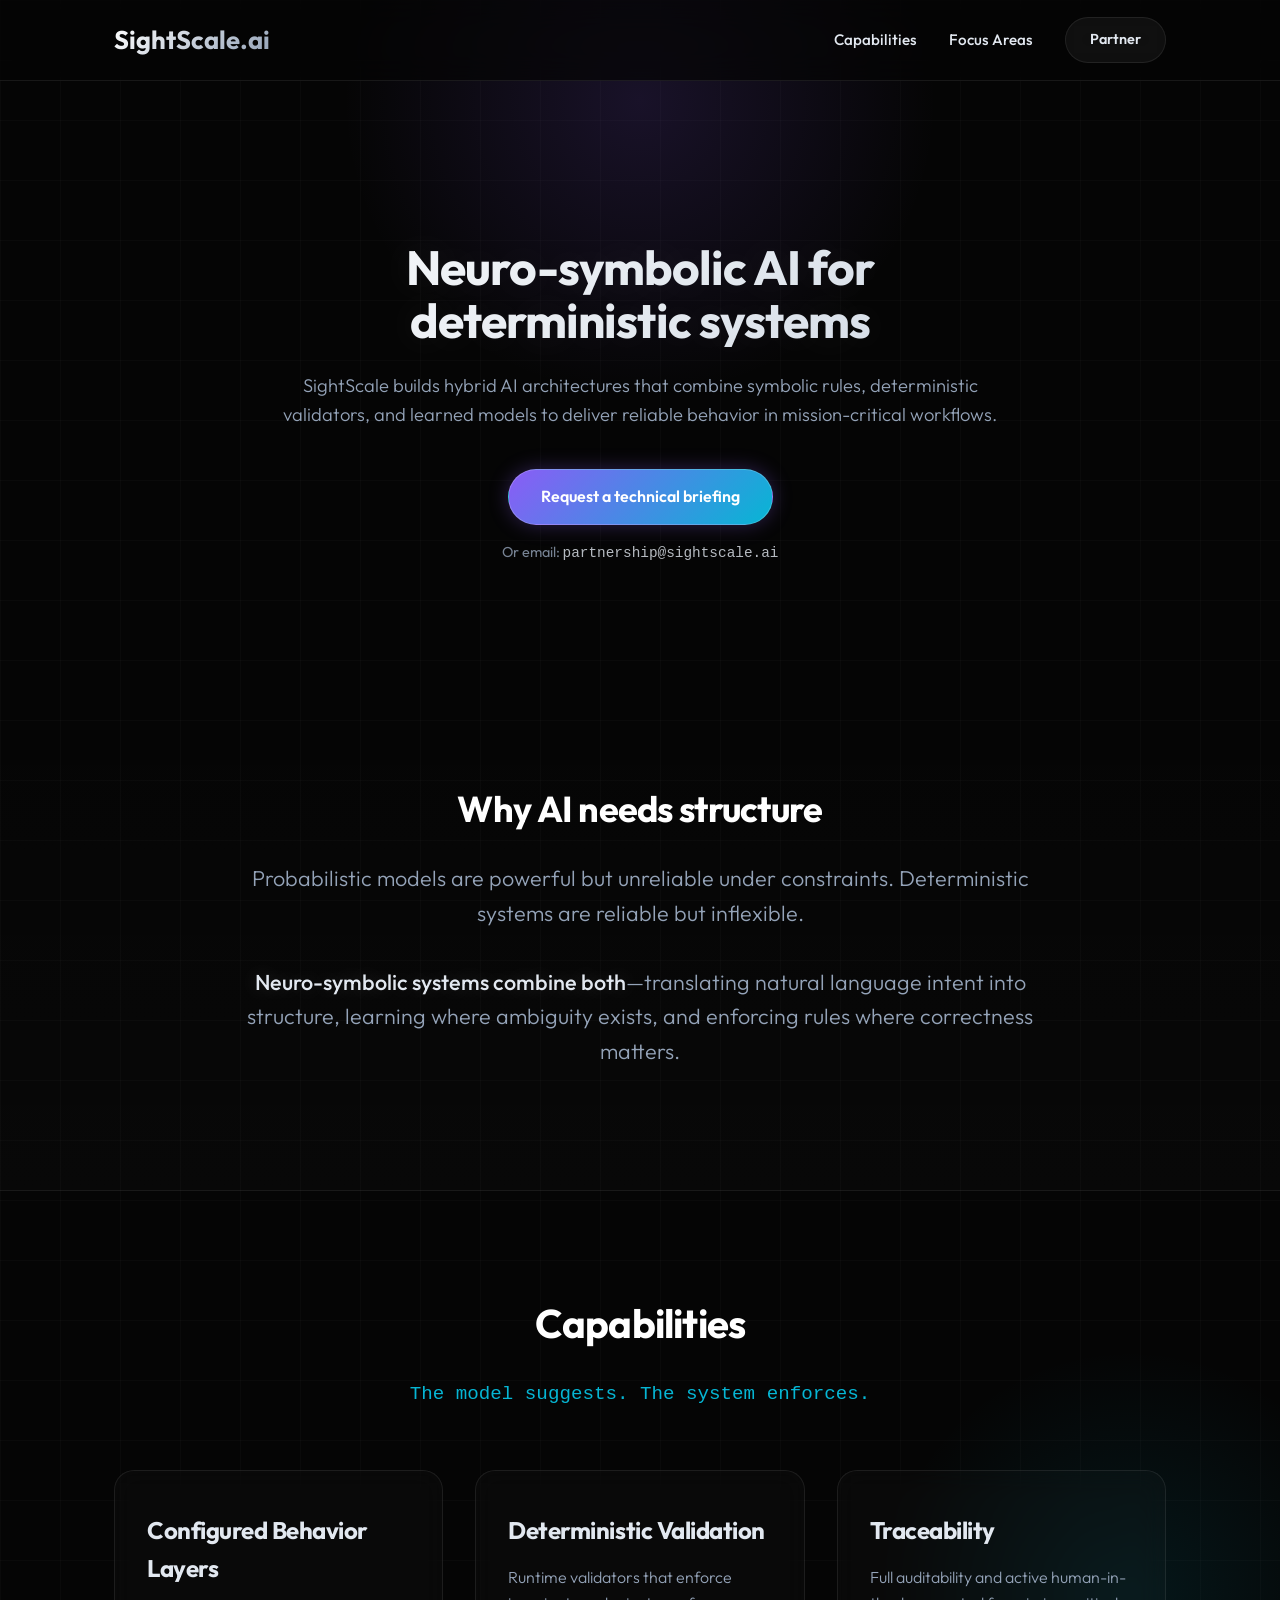
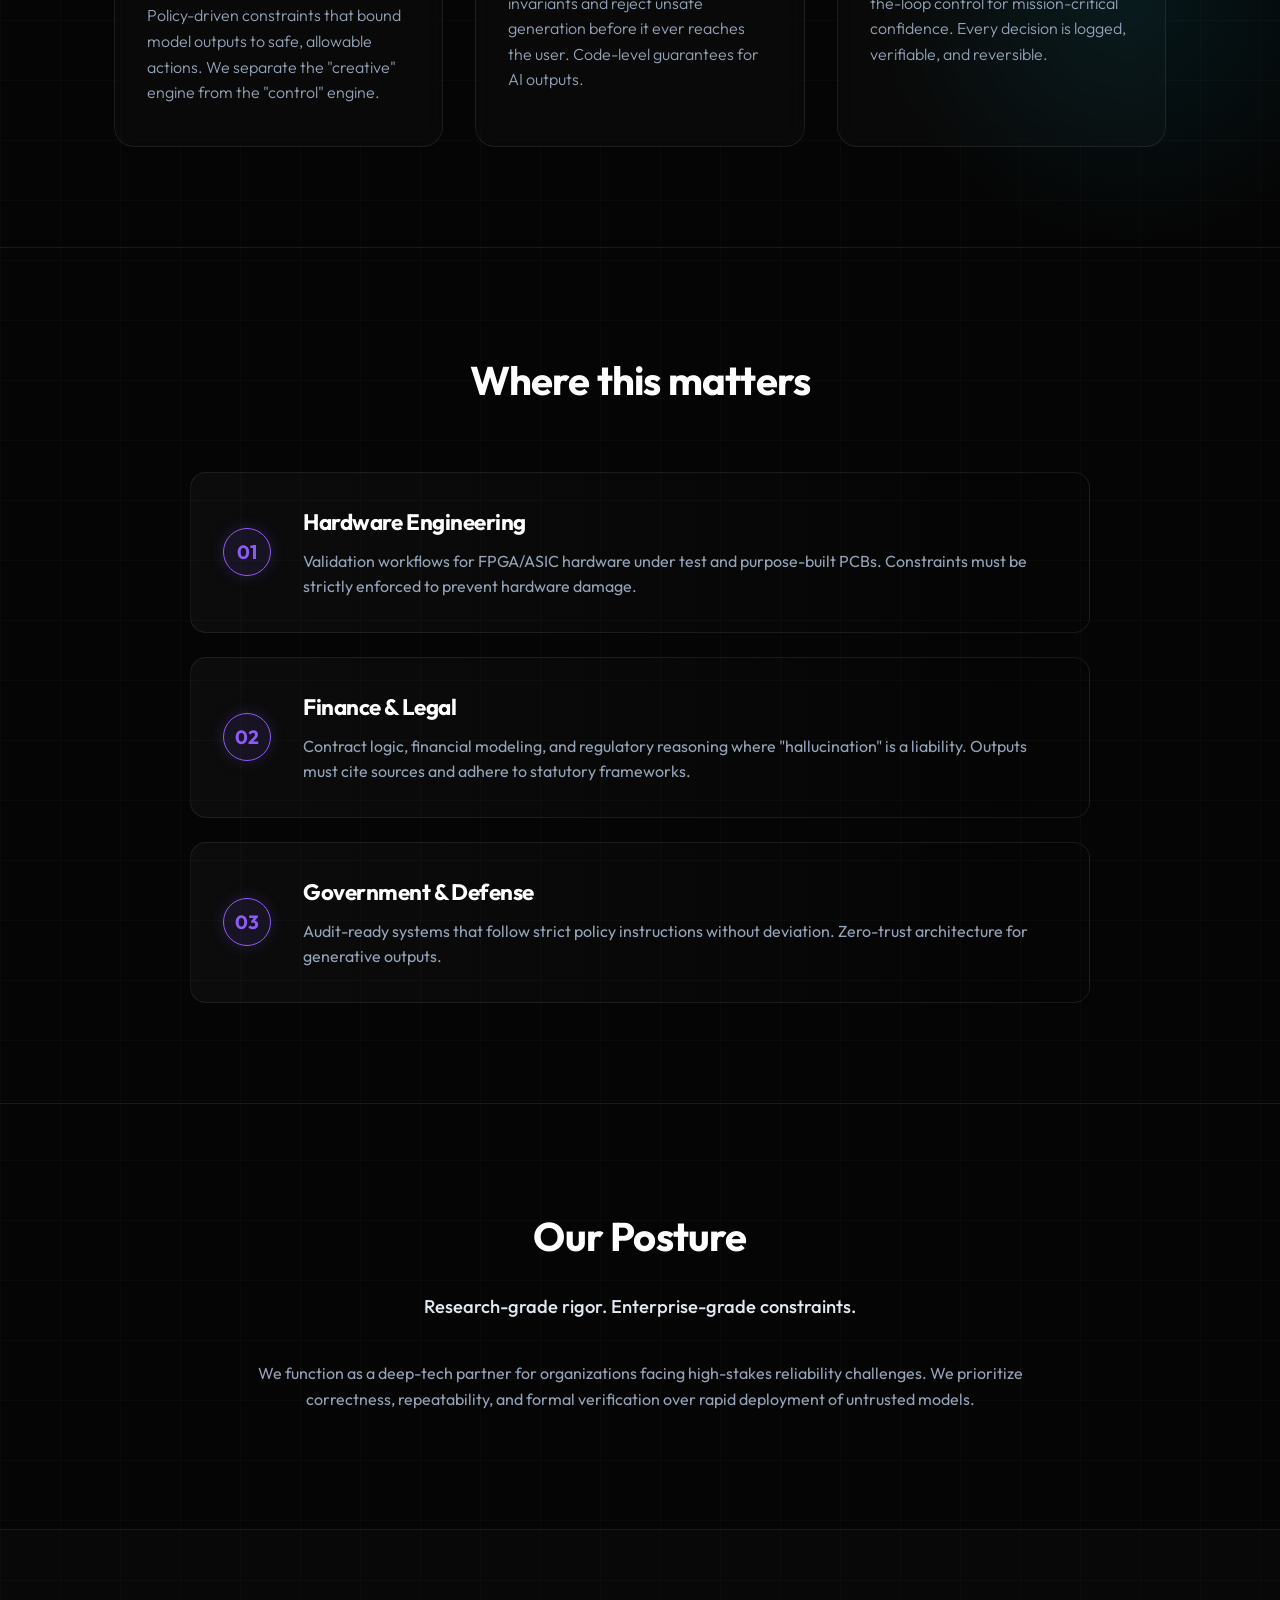
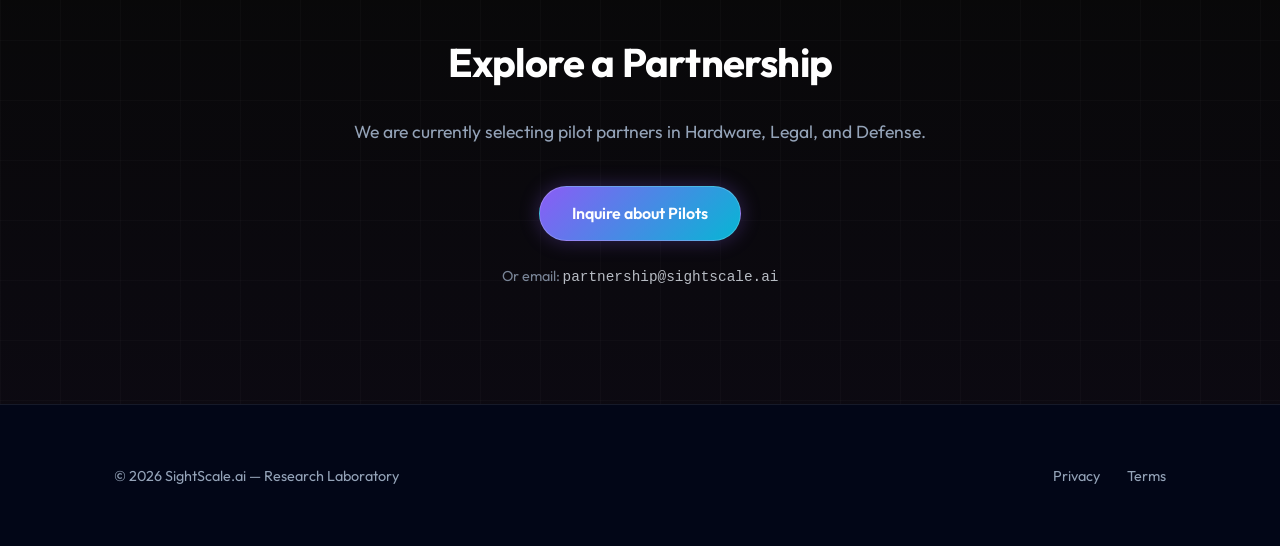
<file: index.html>
<!doctype html>
<html lang="en">

<head>
  <meta charset="utf-8" />
  <meta name="viewport" content="width=device-width, initial-scale=1" />

  <title>SightScale.ai — Neuro-symbolic AI for Deterministic Systems</title>
  <meta name="description"
    content="SightScale builds hybrid AI architectures that combine symbolic rules, deterministic validators, and learned models to deliver reliable behavior in mission-critical workflows." />
  <link rel="canonical" href="https://www.sightscale.ai/">

  <!-- Social preview -->
  <meta property="og:site_name" content="SightScale.ai" />
  <meta property="og:title" content="SightScale.ai — Neuro-symbolic AI for Deterministic Systems" />
  <meta property="og:description"
    content="SightScale builds hybrid AI architectures that combine symbolic rules, deterministic validators, and learned models to deliver reliable behavior in mission-critical workflows." />
  <meta property="og:type" content="website" />
  <meta property="og:url" content="https://www.sightscale.ai/" />
  <meta property="og:image" content="https://www.sightscale.ai/og.jpg" />
  <meta name="twitter:card" content="summary_large_image" />
  <meta name="twitter:title" content="SightScale.ai — Neuro-symbolic AI for Deterministic Systems" />
  <meta name="twitter:description"
    content="SightScale builds hybrid AI architectures that combine symbolic rules, deterministic validators, and learned models to deliver reliable behavior in mission-critical workflows." />
  <meta name="twitter:image" content="https://www.sightscale.ai/og.jpg" />
  <meta name="theme-color" content="#050505" />

  <link rel="icon" href="favicon.ico" sizes="any">
  <link rel="apple-touch-icon" href="apple-touch-icon.png" />

  <!-- Font: Outfit (Premium Tech Feel) -->
  <link rel="preconnect" href="https://fonts.googleapis.com">
  <link rel="preconnect" href="https://fonts.gstatic.com" crossorigin>
  <link href="https://fonts.googleapis.com/css2?family=Outfit:wght@300;400;500;600;700&display=swap" rel="stylesheet">

  <style>
    :root {
      /* Palette: Deep Neural Space */
      --bg: #050505;
      --bg-glass: rgba(5, 5, 5, 0.8);
      --text: #e2e8f0;
      --text-muted: #94a3b8;

      /* Brand Colors: Cyan & Violet (Neuro-symbolic) */
      --primary: #8b5cf6;
      /* Violet */
      --primary-glow: rgba(139, 92, 246, 0.5);
      --secondary: #06b6d4;
      /* Cyan */
      --secondary-glow: rgba(6, 182, 212, 0.5);

      /* UI Tokens */
      --border: rgba(255, 255, 255, 0.08);
      --border-hover: rgba(255, 255, 255, 0.2);
      --card-bg: rgba(255, 255, 255, 0.02);
      --card-hover: rgba(255, 255, 255, 0.04);
      --radius: 20px;
    }

    * {
      box-sizing: border-box;
      scroll-behavior: smooth;
    }

    body {
      margin: 0;
      padding: 0;
      background-color: var(--bg);
      background-image:
        linear-gradient(rgba(255, 255, 255, 0.02) 1px, transparent 1px),
        linear-gradient(90deg, rgba(255, 255, 255, 0.02) 1px, transparent 1px);
      background-size: 60px 60px;
      /* Technical Grid */
      color: var(--text);
      font-family: 'Outfit', sans-serif;
      line-height: 1.6;
      overflow-x: hidden;
      -webkit-font-smoothing: antialiased;
    }

    /* Gradients & Glows */
    .glow-spot {
      position: absolute;
      width: 600px;
      height: 600px;
      background: radial-gradient(circle, rgba(139, 92, 246, 0.15) 0%, transparent 70%);
      top: -200px;
      left: 50%;
      transform: translateX(-50%);
      z-index: -1;
      pointer-events: none;
    }

    .glow-spot-2 {
      position: absolute;
      width: 500px;
      height: 500px;
      background: radial-gradient(circle, rgba(6, 182, 212, 0.1) 0%, transparent 70%);
      bottom: 0;
      right: -100px;
      z-index: -1;
      pointer-events: none;
    }

    /* Typography */
    h1,
    h2,
    h3 {
      color: #fff;
      margin-top: 0;
      letter-spacing: -0.02em;
    }

    h1 {
      font-size: clamp(2rem, 4vw, 3rem);
      line-height: 1.1;
      margin-bottom: 24px;
      background: linear-gradient(135deg, #fff 0%, #cbd5e1 100%);
      -webkit-background-clip: text;
      background-clip: text;
      -webkit-text-fill-color: transparent;
      text-shadow: 0 0 40px rgba(255, 255, 255, 0.1);
    }

    h2 {
      font-size: 2.5rem;
      margin-bottom: 24px;
    }

    a {
      color: var(--text);
      text-decoration: none;
      transition: 0.3s ease;
    }

    a:hover {
      color: var(--secondary);
    }

    /* Layout */
    .container {
      max-width: 1100px;
      margin: 0 auto;
      padding: 0 24px;
      position: relative;
    }

    .section {
      padding: 100px 0;
      position: relative;
      border-bottom: 1px solid var(--border);
    }

    .section:last-child {
      border-bottom: none;
    }

    /* Header */
    .site-header {
      position: sticky;
      top: 0;
      z-index: 100;
      backdrop-filter: blur(16px);
      -webkit-backdrop-filter: blur(16px);
      background: rgba(5, 5, 5, 0.7);
      border-bottom: 1px solid var(--border);
    }

    .nav {
      display: flex;
      align-items: center;
      justify-content: space-between;
      height: 80px;
    }

    .logo img {
      height: 48px;
    }

    .logo-text {
      font-weight: 700;
      font-size: 1.6rem;
      background: linear-gradient(135deg, #fff, #94a3b8);
      -webkit-background-clip: text;
      background-clip: text;
      -webkit-text-fill-color: transparent;
    }

    .nav-links {
      display: flex;
      gap: 32px;
      align-items: center;
      font-weight: 500;
      font-size: 0.95rem;
    }

    @media (max-width: 768px) {
      .nav-links {
        display: none;
      }
    }

    /* Buttons */
    .btn {
      display: inline-flex;
      align-items: center;
      justify-content: center;
      padding: 14px 32px;
      font-weight: 600;
      border-radius: 99px;
      font-size: 1rem;
      transition: all 0.3s ease;
      cursor: pointer;
    }

    .btn-primary {
      background: linear-gradient(135deg, var(--primary), var(--secondary));
      color: #fff;
      box-shadow: 0 0 20px rgba(139, 92, 246, 0.3);
      border: 1px solid rgba(255, 255, 255, 0.2);
    }

    .btn-primary:hover {
      transform: translateY(-2px);
      box-shadow: 0 0 40px rgba(139, 92, 246, 0.5);
      filter: brightness(1.1);
    }

    .btn-secondary {
      background: rgba(255, 255, 255, 0.05);
      border: 1px solid var(--border);
      backdrop-filter: blur(10px);
    }

    .btn-secondary:hover {
      background: rgba(255, 255, 255, 0.1);
      border-color: var(--text);
    }

    /* Hero Section */
    .hero {
      padding: 160px 0 100px;
      text-align: center;
      position: relative;
      overflow: hidden;
    }

    .lead {
      font-size: clamp(1rem, 2vw, 1.15rem);
      color: var(--text-muted);
      max-width: 750px;
      margin: 0 auto 40px;
      font-weight: 300;
    }

    .subtext {
      font-family: 'Courier New', monospace;
      /* Monospace for the "Code" feel */
      color: var(--secondary);
      font-size: 0.9rem;
      opacity: 0.8;
      letter-spacing: 0.05em;
    }

    /* Cards */
    .grid-3 {
      display: grid;
      grid-template-columns: repeat(auto-fit, minmax(320px, 1fr));
      gap: 32px;
      margin-top: 60px;
    }

    .card {
      background: var(--card-bg);
      border: 1px solid var(--border);
      border-radius: var(--radius);
      padding: 40px 32px;
      transition: 0.4s ease;
      backdrop-filter: blur(12px);
      -webkit-backdrop-filter: blur(12px);
      position: relative;
      overflow: hidden;
    }

    .card::before {
      content: '';
      position: absolute;
      top: 0;
      left: 0;
      width: 100%;
      height: 100%;
      background: radial-gradient(800px circle at var(--mouse-x) var(--mouse-y), rgba(255, 255, 255, 0.06), transparent 40%);
      opacity: 0;
      transition: opacity 0.5s;
      pointer-events: none;
    }

    .card:hover::before {
      opacity: 1;
    }

    .card:hover {
      border-color: var(--secondary);
      box-shadow: 0 0 30px rgba(6, 182, 212, 0.1);
      transform: translateY(-5px);
    }

    .card h3 {
      font-size: 1.5rem;
      color: var(--text);
      margin-bottom: 16px;
    }

    .card p {
      color: var(--text-muted);
      margin: 0;
      font-weight: 300;
    }

    /* List Items (Use Cases) */
    .step-list {
      display: grid;
      gap: 24px;
      max-width: 900px;
      margin: 0 auto;
    }

    .step-item {
      display: flex;
      gap: 32px;
      background: linear-gradient(90deg, rgba(255, 255, 255, 0.03) 0%, transparent 100%);
      padding: 32px;
      border: 1px solid var(--border);
      border-radius: 16px;
      align-items: center;
      transition: 0.3s;
    }

    .step-item:hover {
      border-color: var(--primary);
      background: linear-gradient(90deg, rgba(139, 92, 246, 0.05) 0%, transparent 100%);
    }

    .step-num {
      flex-shrink: 0;
      width: 48px;
      height: 48px;
      border-radius: 50%;
      display: grid;
      place-items: center;
      font-weight: 700;
      font-size: 1.2rem;
      background: rgba(139, 92, 246, 0.1);
      color: var(--primary);
      border: 1px solid var(--primary);
      box-shadow: 0 0 15px rgba(139, 92, 246, 0.2);
    }

    /* Footer */
    footer {
      padding: 60px 0;
      background: #020617;
      border-top: 1px solid var(--border);
    }

    .foot-content {
      display: flex;
      justify-content: space-between;
      color: var(--text-muted);
      font-size: 0.9rem;
    }

    .foot-links a {
      color: var(--text-muted);
      margin-left: 24px;
    }

    .foot-links a:hover {
      color: #fff;
    }
  </style>

  <!-- Structured data -->
  <script type="application/ld+json">
  {
    "@context": "https://schema.org",
    "@type": "Organization",
    "name": "SightScale.ai",
    "url": "https://www.sightscale.ai/",
    "logo": "https://www.sightscale.ai/og.jpg",
    "sameAs": []
  }
  </script>
</head>

<body>
  <header class="site-header">
    <div class="container nav">
      <!-- Trying to use logo image if available, else text -->
      <a href="/" class="logo">
        <span class="logo-text">SightScale.ai</span>
      </a>
      <nav class="nav-links">
        <a href="#capabilities">Capabilities</a>
        <a href="#use-cases">Focus Areas</a>
        <a href="#contact" class="btn btn-secondary"
          style="padding: 10px 24px; font-size:0.9rem; border-radius:50px;">Partner</a>
      </nav>
    </div>
  </header>

  <main>
    <div class="glow-spot"></div>

    <!-- Hero Section -->
    <section class="hero">
      <div class="container">
        <h1>Neuro-symbolic AI for<br>deterministic systems</h1>
        <p class="lead">
          SightScale builds hybrid AI architectures that combine symbolic rules, deterministic validators, and learned
          models to deliver reliable behavior in mission-critical workflows.
        </p>
        <div style="display:flex; gap:16px; justify-content:center; margin-top:40px;">
          <a class="btn btn-primary"
            href="mailto:partnership@sightscale.ai?subject=Technical%20Briefing%20Request">Request a
            technical briefing</a>
        </div>
        <p style="margin-top:16px; font-size:0.9rem; color:var(--text-muted); opacity: 0.8;">
          Or email: <span style="color:var(--text); font-family:monospace;">partnership@sightscale.ai</span>
        </p>

      </div>
    </section>

    <!-- Thesis Section -->
    <section class="section" style="background: linear-gradient(180deg, transparent, rgba(255,255,255,0.01));">
      <div class="container" style="text-align:center; max-width:850px;">
        <h2 style="font-size: 2.25rem;">Why AI needs structure</h2>
        <p style="font-size: 1.35rem; color: var(--text-muted); font-weight: 300;">
          Probabilistic models are powerful but unreliable under constraints. Deterministic systems are reliable but
          inflexible.
          <br><br>
          <span style="color:var(--text); font-weight:500; text-shadow:0 0 20px rgba(255,255,255,0.2);">Neuro-symbolic
            systems combine both</span>—translating natural language intent into structure, learning where ambiguity
          exists,
          and enforcing rules where correctness matters.
        </p>
      </div>
    </section>

    <!-- Capabilities Section -->
    <section id="capabilities" class="section">
      <div class="container">
        <div style="text-align:center; margin-bottom: 60px;">
          <h2>Capabilities</h2>
          <p style="color:var(--secondary); font-family: monospace; font-size: 1.2rem;">The model suggests. The system
            enforces.</p>
        </div>

        <div class="grid-3">
          <div class="card">
            <h3>Configured Behavior Layers</h3>
            <p>Policy-driven constraints that bound model outputs to safe, allowable actions. We separate the "creative"
              engine from the "control" engine.</p>
          </div>
          <div class="card">
            <h3>Deterministic Validation</h3>
            <p>Runtime validators that enforce invariants and reject unsafe generation before it ever reaches the user.
              Code-level guarantees for AI outputs.</p>
          </div>
          <div class="card">
            <h3>Traceability</h3>
            <p>Full auditability and active human-in-the-loop control for mission-critical confidence. Every decision is
              logged, verifiable, and reversible.</p>
          </div>
        </div>
      </div>
      <div class="glow-spot-2"></div>
    </section>

    <!-- Use Cases Section -->
    <section id="use-cases" class="section">
      <div class="container">
        <h2 style="text-align:center; margin-bottom: 60px;">Where this matters</h2>
        <div class="step-list">
          <div class="step-item">
            <div class="step-num">01</div>
            <div>
              <h3 style="margin:0 0 8px; font-size:1.4rem;">Hardware Engineering</h3>
              <p style="margin:0; color:var(--text-muted);">Validation workflows for FPGA/ASIC hardware under test and
                purpose-built PCBs. Constraints must be strictly enforced to prevent hardware damage.</p>
            </div>
          </div>
          <div class="step-item">
            <div class="step-num">02</div>
            <div>
              <h3 style="margin:0 0 8px; font-size:1.4rem;">Finance & Legal</h3>
              <p style="margin:0; color:var(--text-muted);">Contract logic, financial modeling, and regulatory reasoning
                where
                "hallucination" is a liability. Outputs must cite sources and adhere to statutory frameworks.</p>
            </div>
          </div>
          <div class="step-item">
            <div class="step-num">03</div>
            <div>
              <h3 style="margin:0 0 8px; font-size:1.4rem;">Government & Defense</h3>
              <p style="margin:0; color:var(--text-muted);">Audit-ready systems that follow strict policy instructions
                without deviation. Zero-trust architecture for generative outputs.</p>
            </div>
          </div>
        </div>
      </div>
    </section>

    <!-- Posture Section -->
    <section class="section">
      <div class="container" style="text-align:center; max-width:850px;">
        <h2>Our Posture</h2>
        <p class="lead" style="color:var(--text); font-weight: 500;">Research-grade rigor. Enterprise-grade constraints.
        </p>
        <p style="color:var(--text-muted);">We function as a deep-tech partner for organizations facing high-stakes
          reliability challenges. We prioritize correctness, repeatability, and formal verification over rapid
          deployment of untrusted models.</p>
      </div>
    </section>

    <!-- Contact Section -->
    <section id="contact" class="section"
      style="text-align:center; background: linear-gradient(180deg, rgba(255,255,255,0.01), rgba(139, 92, 246, 0.05));">
      <div class="container">
        <h2 style="margin-bottom: 24px;">Explore a Partnership</h2>
        <p style="color:var(--text-muted); margin-bottom:40px; font-size:1.1rem;">
          We are currently selecting pilot partners in Hardware, Legal, and Defense.
        </p>
        <a class="btn btn-primary" href="mailto:partnership@sightscale.ai?subject=Pilot%20Inquiry">Inquire about
          Pilots</a>
        <p style="margin-top:24px; font-size:0.9rem; color:var(--text-muted); opacity: 0.8;">
          Or email: <span style="color:var(--text); font-family:monospace;">partnership@sightscale.ai</span>
        </p>
      </div>
    </section>
  </main>

  <footer>
    <div class="container foot-content">
      <span>© <span id="year"></span> SightScale.ai — Research Laboratory</span>
      <div class="foot-links">
        <a href="#">Privacy</a>
        <a href="#">Terms</a>
      </div>
    </div>
  </footer>

  <script>
    document.getElementById('year').textContent = new Date().getFullYear();

    // Add simple mouse tracking for card glow effect (optional polish)
    document.addEventListener('mousemove', e => {
      document.querySelectorAll('.card').forEach(card => {
        const rect = card.getBoundingClientRect();
        const x = e.clientX - rect.left;
        const y = e.clientY - rect.top;
        card.style.setProperty('--mouse-x', `${x}px`);
        card.style.setProperty('--mouse-y', `${y}px`);
      });
    });
  </script>
</body>

</html>
</file>
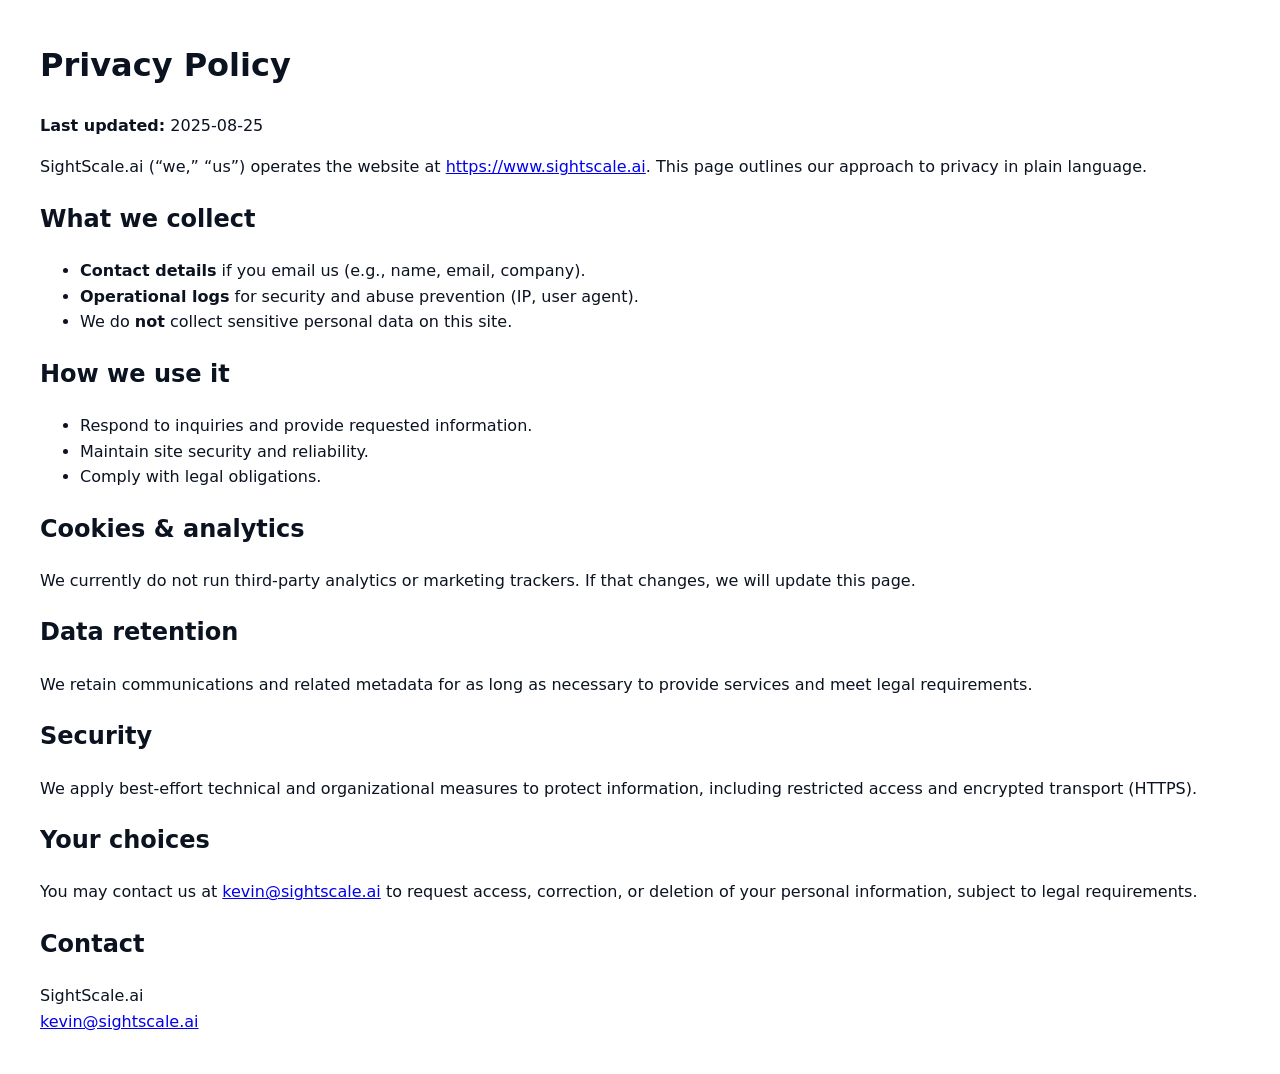
<file: privacy.html>
<!doctype html>
<html lang="en">
<head>
  <meta charset="utf-8">
  <meta name="viewport" content="width=device-width, initial-scale=1">
  <title>Privacy Policy — SightScale.ai</title>
  <meta name="robots" content="noindex">
  <style>
    body { font-family: Inter, system-ui, -apple-system, Segoe UI, Roboto, Helvetica, Arial; line-height:1.6; margin:40px; color:#0b1220; }
    h1 { margin-top:0; }
  </style>
</head>
<body>
  <h1>Privacy Policy</h1>
  <p><strong>Last updated:</strong> 2025-08-25</p>
  <p>SightScale.ai (“we,” “us”) operates the website at <a href="https://www.sightscale.ai">https://www.sightscale.ai</a>. This page outlines our approach to privacy in plain language.</p>
  <h2>What we collect</h2>
  <ul>
    <li><strong>Contact details</strong> if you email us (e.g., name, email, company).</li>
    <li><strong>Operational logs</strong> for security and abuse prevention (IP, user agent).</li>
    <li>We do <strong>not</strong> collect sensitive personal data on this site.</li>
  </ul>
  <h2>How we use it</h2>
  <ul>
    <li>Respond to inquiries and provide requested information.</li>
    <li>Maintain site security and reliability.</li>
    <li>Comply with legal obligations.</li>
  </ul>
  <h2>Cookies & analytics</h2>
  <p>We currently do not run third‑party analytics or marketing trackers. If that changes, we will update this page.</p>
  <h2>Data retention</h2>
  <p>We retain communications and related metadata for as long as necessary to provide services and meet legal requirements.</p>
  <h2>Security</h2>
  <p>We apply best‑effort technical and organizational measures to protect information, including restricted access and encrypted transport (HTTPS).</p>
  <h2>Your choices</h2>
  <p>You may contact us at <a href="mailto:kevin@sightscale.ai">kevin@sightscale.ai</a> to request access, correction, or deletion of your personal information, subject to legal requirements.</p>
  <h2>Contact</h2>
  <p>SightScale.ai<br><a href="mailto:kevin@sightscale.ai">kevin@sightscale.ai</a></p>
</body>
</html>
</file>
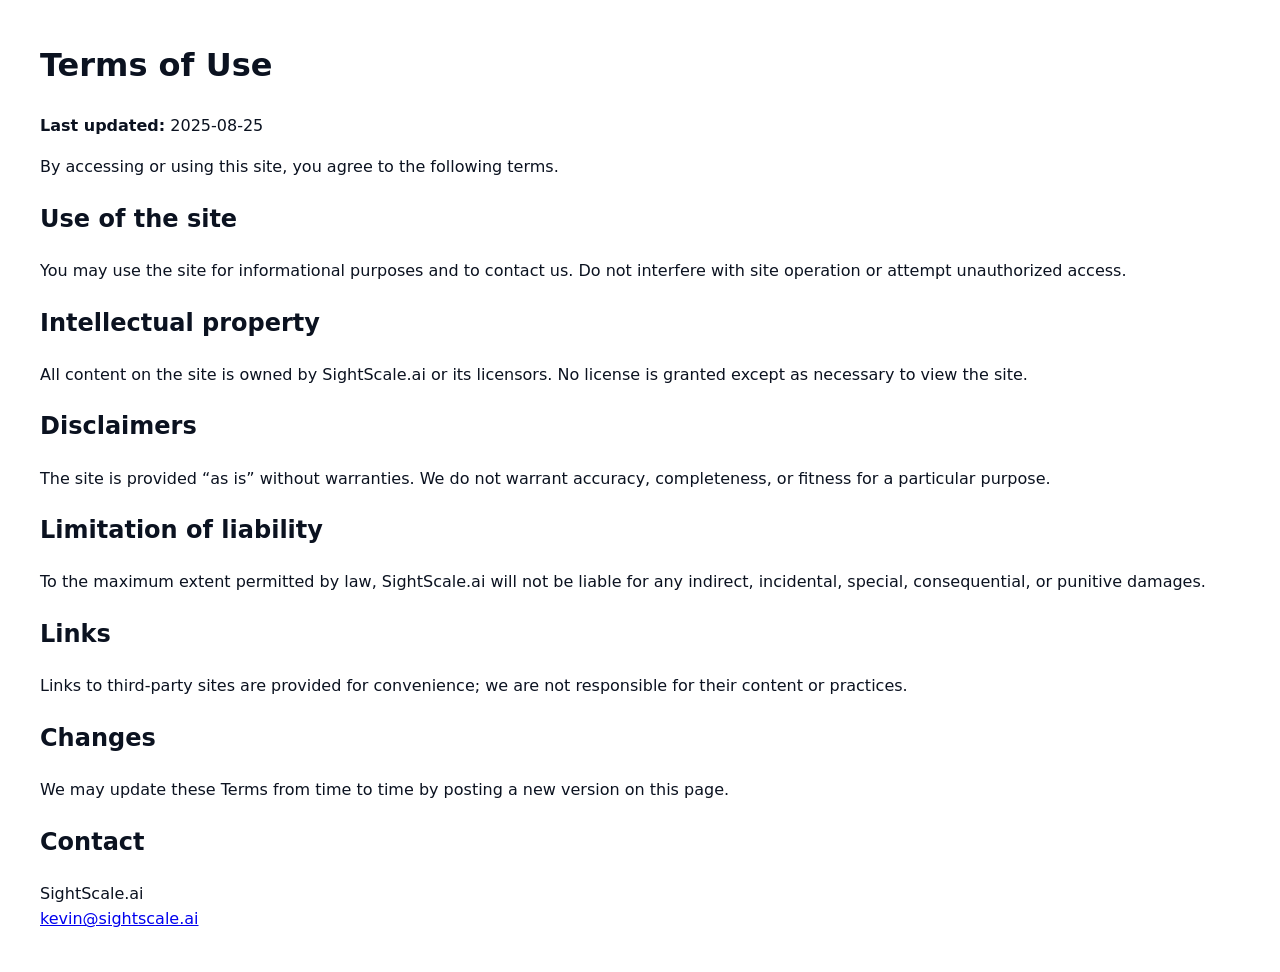
<file: terms.html>
<!doctype html>
<html lang="en">
<head>
  <meta charset="utf-8">
  <meta name="viewport" content="width=device-width, initial-scale=1">
  <title>Terms of Use — SightScale.ai</title>
  <meta name="robots" content="noindex">
  <style>
    body { font-family: Inter, system-ui, -apple-system, Segoe UI, Roboto, Helvetica, Arial; line-height:1.6; margin:40px; color:#0b1220; }
    h1 { margin-top:0; }
  </style>
</head>
<body>
  <h1>Terms of Use</h1>
  <p><strong>Last updated:</strong> 2025-08-25</p>
  <p>By accessing or using this site, you agree to the following terms.</p>
  <h2>Use of the site</h2>
  <p>You may use the site for informational purposes and to contact us. Do not interfere with site operation or attempt unauthorized access.</p>
  <h2>Intellectual property</h2>
  <p>All content on the site is owned by SightScale.ai or its licensors. No license is granted except as necessary to view the site.</p>
  <h2>Disclaimers</h2>
  <p>The site is provided “as is” without warranties. We do not warrant accuracy, completeness, or fitness for a particular purpose.</p>
  <h2>Limitation of liability</h2>
  <p>To the maximum extent permitted by law, SightScale.ai will not be liable for any indirect, incidental, special, consequential, or punitive damages.</p>
  <h2>Links</h2>
  <p>Links to third‑party sites are provided for convenience; we are not responsible for their content or practices.</p>
  <h2>Changes</h2>
  <p>We may update these Terms from time to time by posting a new version on this page.</p>
  <h2>Contact</h2>
  <p>SightScale.ai<br><a href="mailto:kevin@sightscale.ai">kevin@sightscale.ai</a></p>
</body>
</html>
</file>
